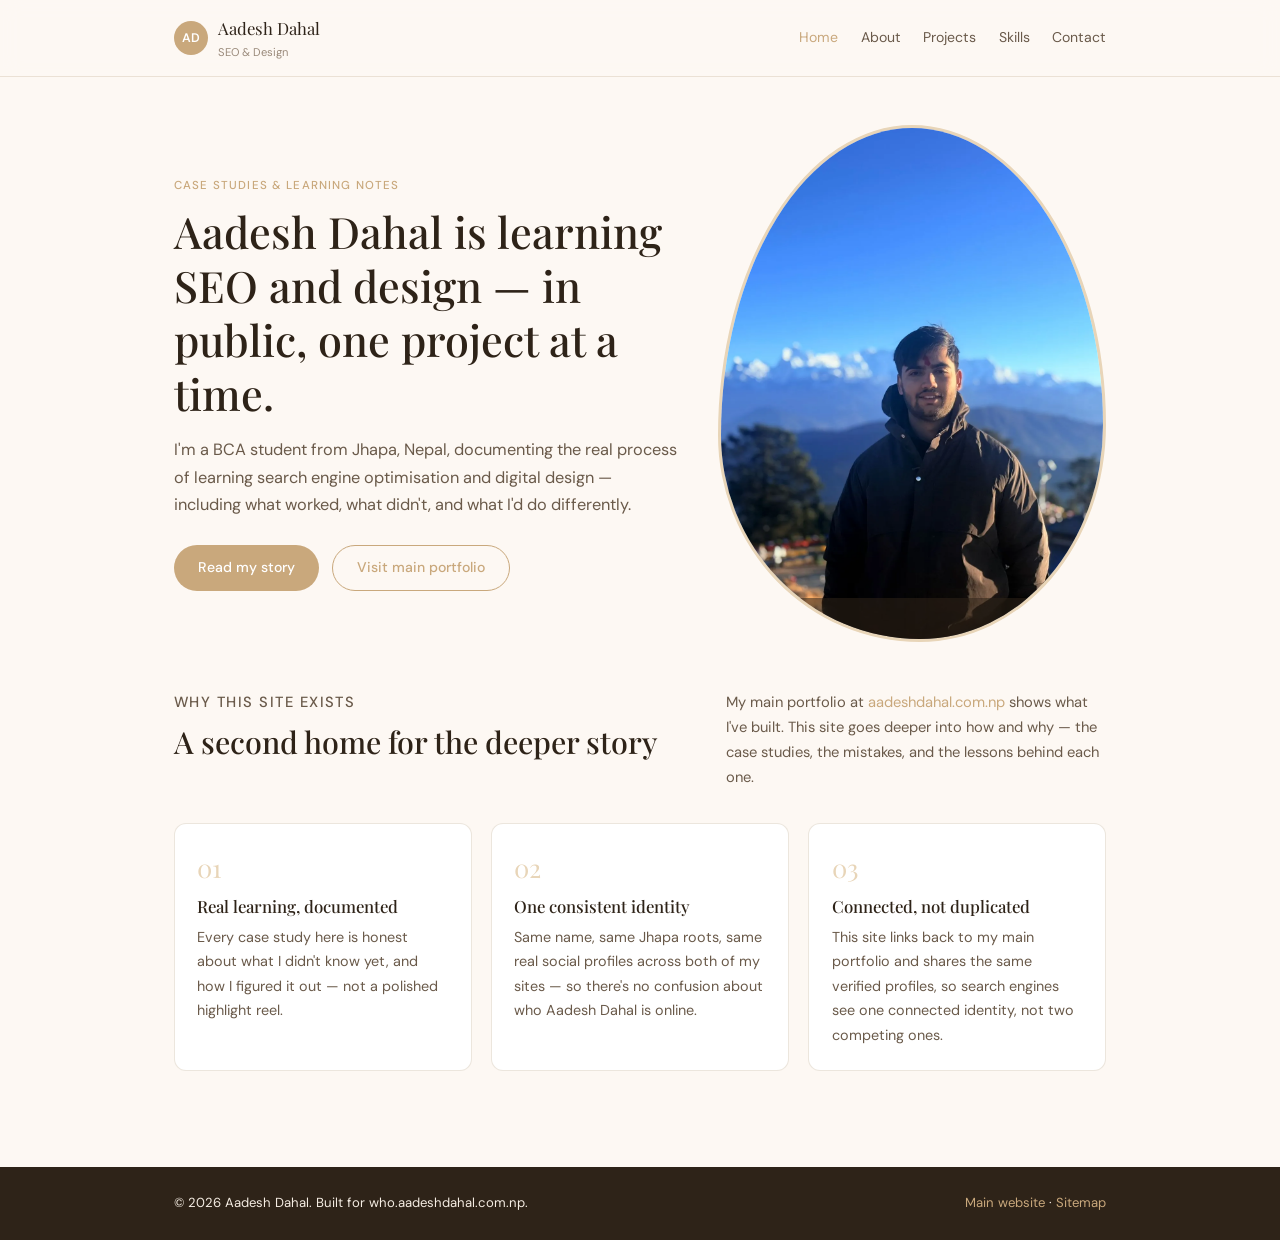
<file: index.html>
<!doctype html>
<html lang="en">
<head>
<meta charset="utf-8">
<meta name="viewport" content="width=device-width, initial-scale=1">

<!-- ═══ PAGE TITLE & DESCRIPTION ═══
     Rewritten to match your real identity: SEO + design
     student, not "software engineer" (that was the
     wrong persona Codex generated). -->
<title>Aadesh Dahal | SEO & Design Case Studies</title>
<meta name="description" content="Aadesh Dahal is a BCA student from Jhapa, Nepal, documenting his journey into SEO and digital design. In-depth case studies, learning notes, and project breakdowns.">
<meta name="keywords" content="Aadesh Dahal, Aadu Dahal, Aadesh, Dahal, SEO Nepal, Jhapa, BCA student Nepal, Madan Bhandari Memorial College, who is Aadesh Dahal">
<meta name="author" content="Aadesh Dahal">
<meta name="robots" content="index, follow, max-image-preview:large">
<link rel="canonical" href="https://who.aadeshdahal.com.np/">

<!-- Open Graph -->
<meta property="og:type" content="profile">
<meta property="og:site_name" content="Aadesh Dahal — SEO & Design Journey">
<meta property="og:title" content="Aadesh Dahal | SEO & Design Case Studies">
<meta property="og:description" content="In-depth case studies and learning notes from Aadesh Dahal's journey into SEO and digital design.">
<meta property="og:url" content="https://who.aadeshdahal.com.np/">
<meta property="og:image" content="https://who.aadeshdahal.com.np/assets/photo.webp">
<meta property="profile:first_name" content="Aadesh">
<meta property="profile:last_name" content="Dahal">

<!-- Twitter -->
<meta name="twitter:card" content="summary_large_image">
<meta name="twitter:title" content="Aadesh Dahal | SEO & Design Case Studies">
<meta name="twitter:description" content="In-depth case studies from Aadesh Dahal's journey into SEO and digital design.">
<meta name="twitter:image" content="https://who.aadeshdahal.com.np/assets/photo.webp">

<link rel="stylesheet" href="assets/styles.css">
<link href="https://fonts.googleapis.com/css2?family=Playfair+Display:ital,wght@0,400;0,500;1,400&family=DM+Sans:wght@300;400;500&display=swap" rel="stylesheet">

<!-- ═══ JSON-LD PERSON SCHEMA ═══
     Same real person, same real facts and real links
     as your main site — consistency across both domains
     is what strengthens your GEO signal. NEVER let two
     of your own pages disagree on facts about you. -->
<script type="application/ld+json">
{
  "@context": "https://schema.org",
  "@type": "Person",
  "name": "Aadesh Dahal",
  "alternateName": ["Aadu Dahal", "Aadesh"],
  "url": "https://aadeshdahal.com.np",
  "image": "https://who.aadeshdahal.com.np/assets/photo.webp",
  "description": "Aadesh Dahal is a BCA student from Jhapa, Nepal, currently in his 7th semester at Madan Bhandari Memorial College, documenting his journey into SEO and digital design.",
  "jobTitle": "SEO Enthusiast & Digital Designer",
  "alumniOf": {
    "@type": "CollegeOrUniversity",
    "name": "Madan Bhandari Memorial College",
    "address": { "@type": "PostalAddress", "addressCountry": "NP" }
  },
  "address": {
    "@type": "PostalAddress",
    "addressLocality": "Jhapa",
    "addressRegion": "Koshi Province",
    "addressCountry": "Nepal"
  },
  "email": "aadeshdahal10.7@gmail.com",
  "sameAs": [
    "https://aadeshdahal.com.np",
    "https://www.facebook.com/aadesh.dahal.52",
    "https://www.instagram.com/aadeshdahal07/",
    "https://www.linkedin.com/in/aadesh-dahal-341102272/"
  ],
  "knowsAbout": ["Search Engine Optimisation", "SEO", "Digital Marketing", "UI/UX Design", "Figma", "Adobe Photoshop", "Canva", "HTML", "CSS", "JavaScript"]
}
</script>

<script type="application/ld+json">
{
  "@context": "https://schema.org",
  "@type": "WebSite",
  "name": "Aadesh Dahal — SEO & Design Journey",
  "url": "https://who.aadeshdahal.com.np/",
  "publisher": { "@type": "Person", "name": "Aadesh Dahal" },
  "potentialAction": {
    "@type": "SearchAction",
    "target": "https://www.google.com/search?q=Aadesh+Dahal",
    "query-input": "required name=search_term_string"
  }
}
</script>

<!-- Google tag (gtag.js) -->
<script async src="https://www.googletagmanager.com/gtag/js?id=G-XBTG84TGQ9"></script>
<script>
  window.dataLayer = window.dataLayer || [];
  function gtag(){dataLayer.push(arguments);}
  gtag('js', new Date());

  gtag('config', 'G-XBTG84TGQ9');
</script>

</head>
<body>
<a class="skip-link" href="#main">Skip to content</a>

<header class="site-header">
  <div class="nav-wrap">
    <a class="brand" href="index.html" aria-label="Aadesh Dahal home">
      <span class="brand-mark">AD</span>
      <span>Aadesh Dahal <small>SEO &amp; Design</small></span>
    </a>
    <nav class="nav-links" aria-label="Primary navigation">
      <a href="index.html" aria-current="page">Home</a>
      <a href="about.html">About</a>
      <a href="projects.html">Projects</a>
      <a href="skills.html">Skills</a>
      <a href="contact.html">Contact</a>
    </nav>
  </div>
</header>

<main id="main">

  <section class="hero section">
    <div class="hero-grid">
      <div>
        <p class="eyebrow">Case studies &amp; learning notes</p>
        <h1>Aadesh Dahal is learning SEO and design — in public, one project at a time.</h1>
        <p class="lead">I'm a BCA student from Jhapa, Nepal, documenting the real process of learning search engine optimisation and digital design — including what worked, what didn't, and what I'd do differently.</p>
        <div class="actions">
          <a class="button" href="about.html">Read my story</a>
          <a class="button secondary" href="https://aadeshdahal.com.np" rel="me noopener">Visit main portfolio</a>
        </div>
      </div>
      <figure class="portrait-frame">
        <img src="assets/aadesh_dahal_photo.webp" alt="Aadesh Dahal — SEO and design student from Jhapa, Nepal" width="900" height="1200" fetchpriority="high">
        <figcaption class="portrait-caption"><span>Aadesh Dahal</span><span>Jhapa, Nepal</span></figcaption>
      </figure>
    </div>
  </section>

  <section class="section compact" aria-labelledby="seo-summary">
    <div class="section-head">
      <div>
        <p class="eyebrow">Why this site exists</p>
        <h2 id="seo-summary">A second home for the deeper story</h2>
      </div>
      <p>My main portfolio at <a href="https://aadeshdahal.com.np" rel="me noopener" style="color:var(--accent)">aadeshdahal.com.np</a> shows what I've built. This site goes deeper into how and why — the case studies, the mistakes, and the lessons behind each one.</p>
    </div>
    <div class="grid">
      <article class="card">
        <div class="metric">01</div>
        <h3>Real learning, documented</h3>
        <p>Every case study here is honest about what I didn't know yet, and how I figured it out — not a polished highlight reel.</p>
      </article>
      <article class="card">
        <div class="metric">02</div>
        <h3>One consistent identity</h3>
        <p>Same name, same Jhapa roots, same real social profiles across both of my sites — so there's no confusion about who Aadesh Dahal is online.</p>
      </article>
      <article class="card">
        <div class="metric">03</div>
        <h3>Connected, not duplicated</h3>
        <p>This site links back to my main portfolio and shares the same verified profiles, so search engines see one connected identity, not two competing ones.</p>
      </article>
    </div>
  </section>

</main>

<footer class="site-footer">
  <div class="footer-inner">
    <p>© <span data-year></span> Aadesh Dahal. Built for who.aadeshdahal.com.np.</p>
    <p><a href="https://aadeshdahal.com.np/" rel="me noopener">Main website</a> · <a href="sitemap.xml">Sitemap</a></p>
  </div>
</footer>

<script src="assets/site.js" defer></script>
</body>
</html>
</file>
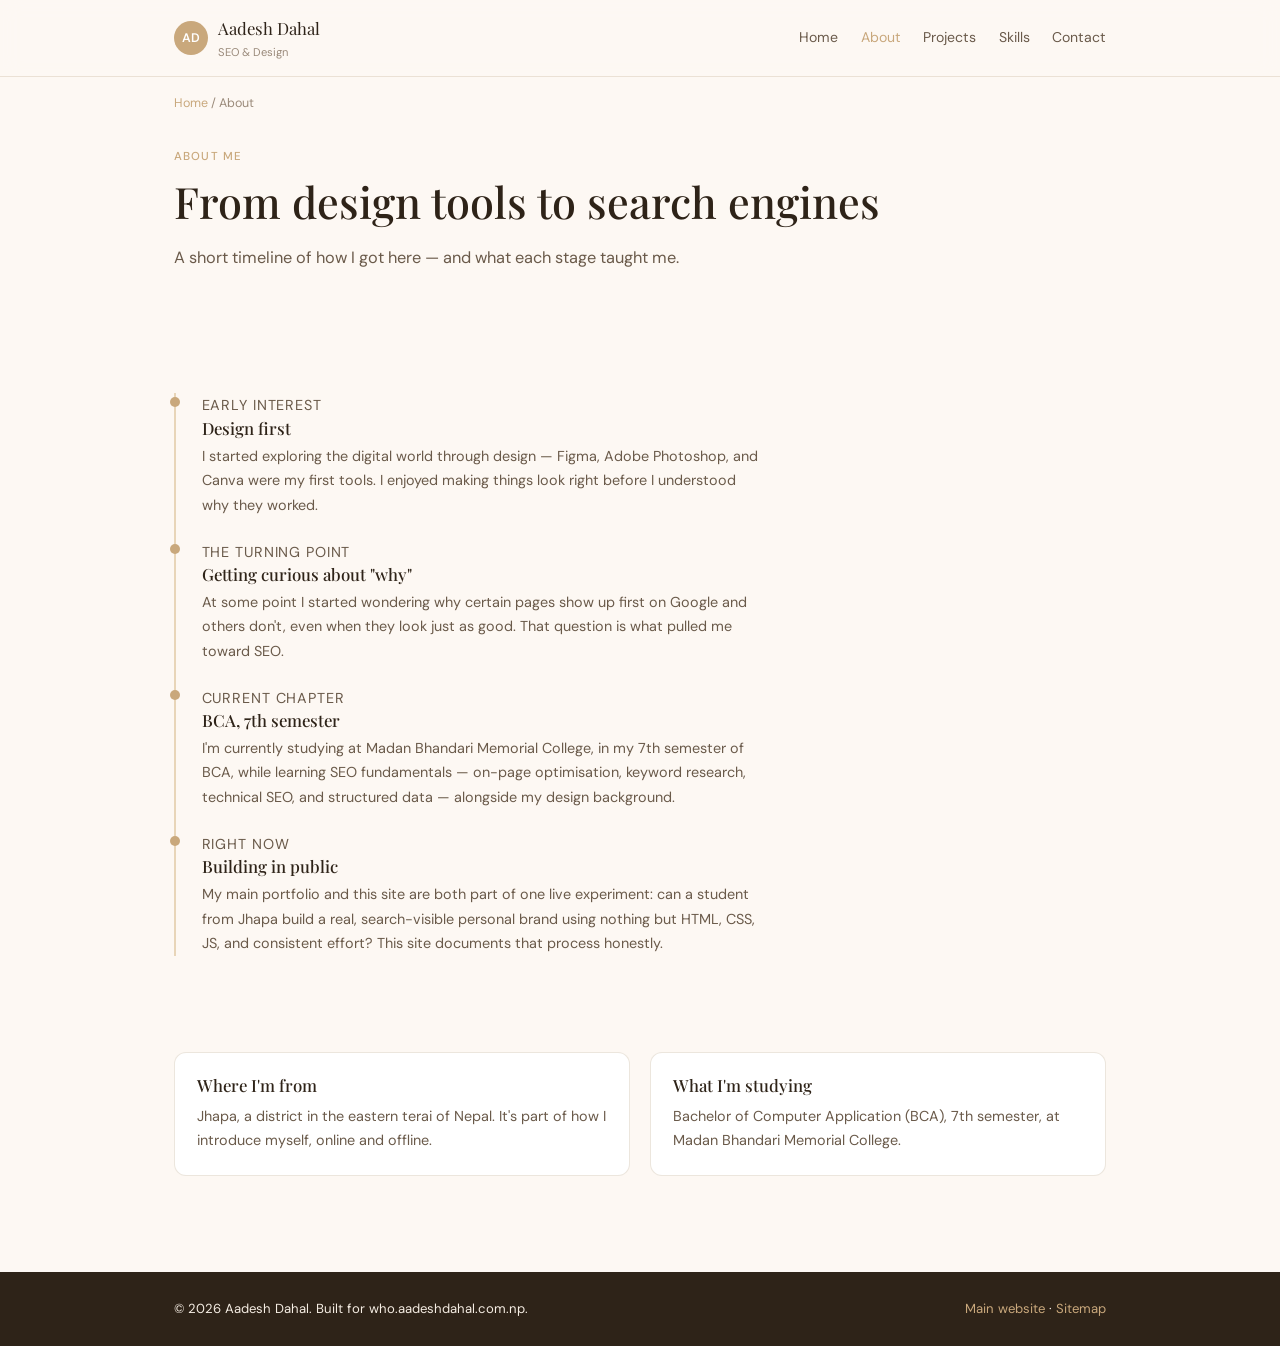
<file: about.html>
<!doctype html>
<html lang="en">
<head>
<meta charset="utf-8">
<meta name="viewport" content="width=device-width, initial-scale=1">
<title>About Aadesh Dahal | My SEO &amp; Design Journey</title>
<meta name="description" content="The story of how Aadesh Dahal, a BCA student from Jhapa Nepal, moved from design tools like Figma and Canva into learning search engine optimisation.">
<meta name="robots" content="index, follow">
<link rel="canonical" href="https://who.aadeshdahal.com.np/about.html">
<meta property="og:title" content="About Aadesh Dahal">
<meta property="og:description" content="How a design-loving BCA student from Jhapa, Nepal got curious about SEO.">
<meta property="og:url" content="https://who.aadeshdahal.com.np/about.html">
<meta property="og:image" content="https://who.aadeshdahal.com.np/assets/photo.webp">
<link rel="stylesheet" href="assets/styles.css">
<link href="https://fonts.googleapis.com/css2?family=Playfair+Display:ital,wght@0,400;0,500;1,400&family=DM+Sans:wght@300;400;500&display=swap" rel="stylesheet">

<script type="application/ld+json">
{
  "@context": "https://schema.org",
  "@type": "BreadcrumbList",
  "itemListElement": [
    { "@type": "ListItem", "position": 1, "name": "Home", "item": "https://who.aadeshdahal.com.np/" },
    { "@type": "ListItem", "position": 2, "name": "About", "item": "https://who.aadeshdahal.com.np/about.html" }
  ]
}
</script>
<!-- Google tag (gtag.js) -->
<script async src="https://www.googletagmanager.com/gtag/js?id=G-XBTG84TGQ9"></script>
<script>
  window.dataLayer = window.dataLayer || [];
  function gtag(){dataLayer.push(arguments);}
  gtag('js', new Date());

  gtag('config', 'G-XBTG84TGQ9');
</script>

</head>
<body>
<a class="skip-link" href="#main">Skip to content</a>

<header class="site-header">
  <div class="nav-wrap">
    <a class="brand" href="index.html" aria-label="Aadesh Dahal home">
      <span class="brand-mark">AD</span>
      <span>Aadesh Dahal <small>SEO &amp; Design</small></span>
    </a>
    <nav class="nav-links" aria-label="Primary navigation">
      <a href="index.html">Home</a>
      <a href="about.html" aria-current="page">About</a>
      <a href="projects.html">Projects</a>
      <a href="skills.html">Skills</a>
      <a href="contact.html">Contact</a>
    </nav>
  </div>
</header>

<p class="breadcrumb"><a href="index.html">Home</a> / About</p>

<main id="main">
  <section class="section compact">
    <p class="eyebrow">About me</p>
    <h1>From design tools to search engines</h1>
    <p class="lead">A short timeline of how I got here — and what each stage taught me.</p>
  </section>

  <section class="section compact">
    <div class="timeline">

      <div class="timeline-item">
        <p class="timeline-date">Early interest</p>
        <h3>Design first</h3>
        <p>I started exploring the digital world through design — Figma, Adobe Photoshop, and Canva were my first tools. I enjoyed making things look right before I understood why they worked.</p>
      </div>

      <div class="timeline-item">
        <p class="timeline-date">The turning point</p>
        <h3>Getting curious about "why"</h3>
        <p>At some point I started wondering why certain pages show up first on Google and others don't, even when they look just as good. That question is what pulled me toward SEO.</p>
      </div>

      <div class="timeline-item">
        <p class="timeline-date">Current chapter</p>
        <h3>BCA, 7th semester</h3>
        <p>I'm currently studying at Madan Bhandari Memorial College, in my 7th semester of BCA, while learning SEO fundamentals — on-page optimisation, keyword research, technical SEO, and structured data — alongside my design background.</p>
      </div>

      <div class="timeline-item">
        <p class="timeline-date">Right now</p>
        <h3>Building in public</h3>
        <p>My main portfolio and this site are both part of one live experiment: can a student from Jhapa build a real, search-visible personal brand using nothing but HTML, CSS, JS, and consistent effort? This site documents that process honestly.</p>
      </div>

    </div>
  </section>

  <section class="section compact" aria-label="Quick facts">
    <div class="grid two">
      <article class="card">
        <h3>Where I'm from</h3>
        <p>Jhapa, a district in the eastern terai of Nepal. It's part of how I introduce myself, online and offline.</p>
      </article>
      <article class="card">
        <h3>What I'm studying</h3>
        <p>Bachelor of Computer Application (BCA), 7th semester, at Madan Bhandari Memorial College.</p>
      </article>
    </div>
  </section>
</main>

<footer class="site-footer">
  <div class="footer-inner">
    <p>© <span data-year></span> Aadesh Dahal. Built for who.aadeshdahal.com.np.</p>
    <p><a href="https://aadeshdahal.com.np/" rel="me noopener">Main website</a> · <a href="sitemap.xml">Sitemap</a></p>
  </div>
</footer>

<script src="assets/site.js" defer></script>
</body>
</html>
</file>
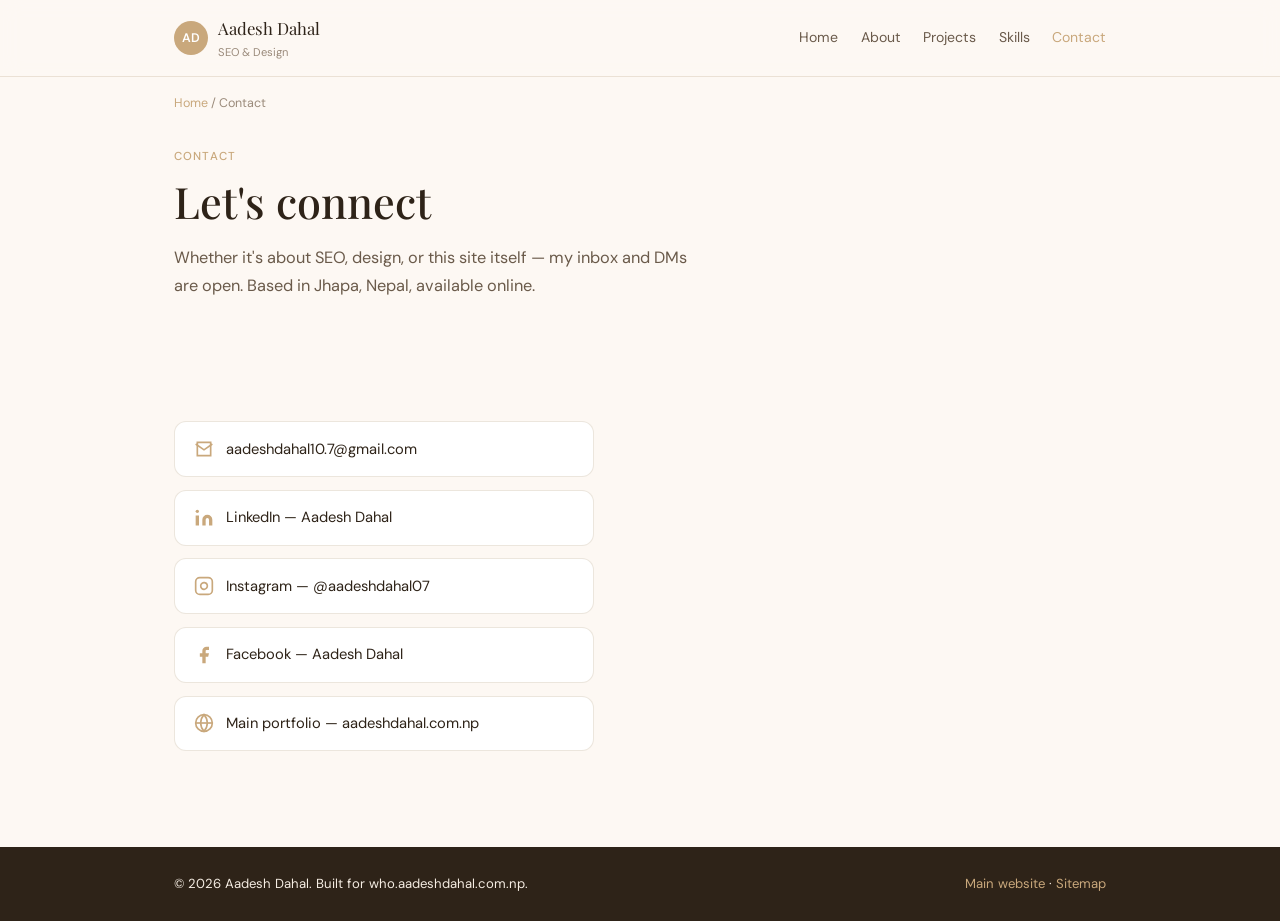
<file: contact.html>
<!doctype html>
<html lang="en">
<head>
<meta charset="utf-8">
<meta name="viewport" content="width=device-width, initial-scale=1">
<title>Contact Aadesh Dahal | SEO &amp; Design</title>
<meta name="description" content="Get in touch with Aadesh Dahal — BCA student from Jhapa, Nepal, learning SEO and digital design. Email, LinkedIn, Instagram, and Facebook.">
<meta name="robots" content="index, follow">
<link rel="canonical" href="https://who.aadeshdahal.com.np/contact.html">
<meta property="og:title" content="Contact — Aadesh Dahal">
<meta property="og:description" content="Get in touch with Aadesh Dahal.">
<meta property="og:url" content="https://who.aadeshdahal.com.np/contact.html">
<meta property="og:image" content="https://who.aadeshdahal.com.np/assets/photo.webp">
<link rel="stylesheet" href="assets/styles.css">
<link href="https://fonts.googleapis.com/css2?family=Playfair+Display:ital,wght@0,400;0,500;1,400&family=DM+Sans:wght@300;400;500&display=swap" rel="stylesheet">

<script type="application/ld+json">
{
  "@context": "https://schema.org",
  "@type": "BreadcrumbList",
  "itemListElement": [
    { "@type": "ListItem", "position": 1, "name": "Home", "item": "https://who.aadeshdahal.com.np/" },
    { "@type": "ListItem", "position": 2, "name": "Contact", "item": "https://who.aadeshdahal.com.np/contact.html" }
  ]
}
</script>
<!-- Google tag (gtag.js) -->
<script async src="https://www.googletagmanager.com/gtag/js?id=G-XBTG84TGQ9"></script>
<script>
  window.dataLayer = window.dataLayer || [];
  function gtag(){dataLayer.push(arguments);}
  gtag('js', new Date());

  gtag('config', 'G-XBTG84TGQ9');
</script>

</head>
<body>
<a class="skip-link" href="#main">Skip to content</a>

<header class="site-header">
  <div class="nav-wrap">
    <a class="brand" href="index.html" aria-label="Aadesh Dahal home">
      <span class="brand-mark">AD</span>
      <span>Aadesh Dahal <small>SEO &amp; Design</small></span>
    </a>
    <nav class="nav-links" aria-label="Primary navigation">
      <a href="index.html">Home</a>
      <a href="about.html">About</a>
      <a href="projects.html">Projects</a>
      <a href="skills.html">Skills</a>
      <a href="contact.html" aria-current="page">Contact</a>
    </nav>
  </div>
</header>

<p class="breadcrumb"><a href="index.html">Home</a> / Contact</p>

<main id="main">
  <section class="section compact">
    <p class="eyebrow">Contact</p>
    <h1>Let's connect</h1>
    <p class="lead">Whether it's about SEO, design, or this site itself — my inbox and DMs are open. Based in Jhapa, Nepal, available online.</p>
  </section>

  <section class="section compact">
    <div class="contact-list">

      <a class="contact-row" href="mailto:aadeshdahal10.7@gmail.com">
        <svg width="20" height="20" viewBox="0 0 24 24" fill="none" stroke="currentColor" stroke-width="2"><path d="M4 4h16v16H4z"/><path d="m22 6-10 7L2 6"/></svg>
        <span>aadeshdahal10.7@gmail.com</span>
      </a>

      <a class="contact-row" href="https://www.linkedin.com/in/aadesh-dahal-341102272/" target="_blank" rel="me noopener">
        <svg width="20" height="20" viewBox="0 0 24 24" fill="currentColor"><path d="M16 8a6 6 0 0 1 6 6v7h-4v-7a2 2 0 0 0-2-2 2 2 0 0 0-2 2v7h-4v-7a6 6 0 0 1 6-6z"/><rect x="2" y="9" width="4" height="12"/><circle cx="4" cy="4" r="2"/></svg>
        <span>LinkedIn — Aadesh Dahal</span>
      </a>

      <a class="contact-row" href="https://www.instagram.com/aadeshdahal07/" target="_blank" rel="me noopener">
        <svg width="20" height="20" viewBox="0 0 24 24" fill="none" stroke="currentColor" stroke-width="2"><rect x="2" y="2" width="20" height="20" rx="5"/><path d="M16 11.37A4 4 0 1 1 12.63 8 4 4 0 0 1 16 11.37z"/><line x1="17.5" y1="6.5" x2="17.51" y2="6.5"/></svg>
        <span>Instagram — @aadeshdahal07</span>
      </a>

      <a class="contact-row" href="https://www.facebook.com/aadesh.dahal.52" target="_blank" rel="me noopener">
        <svg width="20" height="20" viewBox="0 0 24 24" fill="currentColor"><path d="M18 2h-3a5 5 0 0 0-5 5v3H7v4h3v8h4v-8h3l1-4h-4V7a1 1 0 0 1 1-1h3z"/></svg>
        <span>Facebook — Aadesh Dahal</span>
      </a>

      <a class="contact-row" href="https://aadeshdahal.com.np" rel="me noopener">
        <svg width="20" height="20" viewBox="0 0 24 24" fill="none" stroke="currentColor" stroke-width="2"><circle cx="12" cy="12" r="10"/><line x1="2" y1="12" x2="22" y2="12"/><path d="M12 2a15.3 15.3 0 0 1 4 10 15.3 15.3 0 0 1-4 10 15.3 15.3 0 0 1-4-10 15.3 15.3 0 0 1 4-10z"/></svg>
        <span>Main portfolio — aadeshdahal.com.np</span>
      </a>

    </div>
  </section>
</main>

<footer class="site-footer">
  <div class="footer-inner">
    <p>© <span data-year></span> Aadesh Dahal. Built for who.aadeshdahal.com.np.</p>
    <p><a href="https://aadeshdahal.com.np/" rel="me noopener">Main website</a> · <a href="sitemap.xml">Sitemap</a></p>
  </div>
</footer>

<script src="assets/site.js" defer></script>
</body>
</html>
</file>
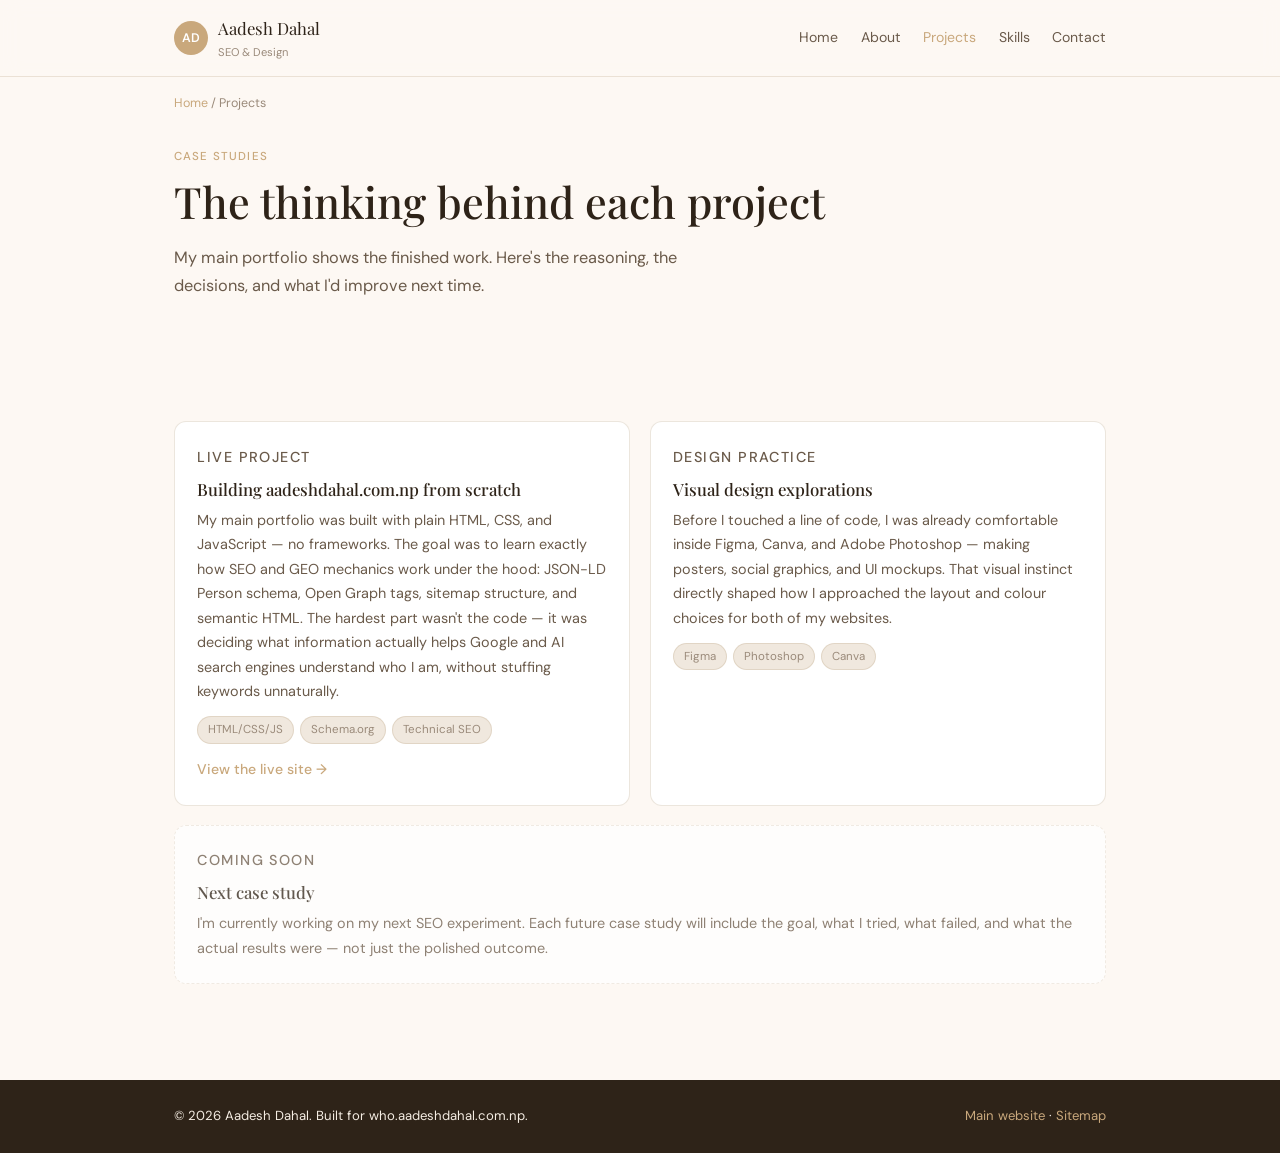
<file: projects.html>
<!doctype html>
<html lang="en">
<head>
<meta charset="utf-8">
<meta name="viewport" content="width=device-width, initial-scale=1">
<title>Projects | Aadesh Dahal — Case Studies</title>
<meta name="description" content="Case studies behind Aadesh Dahal's projects, including his SEO and GEO optimised personal portfolio and design explorations using Figma, Canva, and Photoshop.">
<meta name="robots" content="index, follow">
<link rel="canonical" href="https://who.aadeshdahal.com.np/projects.html">
<meta property="og:title" content="Projects — Aadesh Dahal">
<meta property="og:description" content="Case studies behind Aadesh Dahal's portfolio and design work.">
<meta property="og:url" content="https://who.aadeshdahal.com.np/projects.html">
<meta property="og:image" content="https://who.aadeshdahal.com.np/assets/photo.webp">
<link rel="stylesheet" href="assets/styles.css">
<link href="https://fonts.googleapis.com/css2?family=Playfair+Display:ital,wght@0,400;0,500;1,400&family=DM+Sans:wght@300;400;500&display=swap" rel="stylesheet">

<script type="application/ld+json">
{
  "@context": "https://schema.org",
  "@type": "BreadcrumbList",
  "itemListElement": [
    { "@type": "ListItem", "position": 1, "name": "Home", "item": "https://who.aadeshdahal.com.np/" },
    { "@type": "ListItem", "position": 2, "name": "Projects", "item": "https://who.aadeshdahal.com.np/projects.html" }
  ]
}
</script>
<!-- Google tag (gtag.js) -->
<script async src="https://www.googletagmanager.com/gtag/js?id=G-XBTG84TGQ9"></script>
<script>
  window.dataLayer = window.dataLayer || [];
  function gtag(){dataLayer.push(arguments);}
  gtag('js', new Date());

  gtag('config', 'G-XBTG84TGQ9');
</script>

</head>
<body>
<a class="skip-link" href="#main">Skip to content</a>

<header class="site-header">
  <div class="nav-wrap">
    <a class="brand" href="index.html" aria-label="Aadesh Dahal home">
      <span class="brand-mark">AD</span>
      <span>Aadesh Dahal <small>SEO &amp; Design</small></span>
    </a>
    <nav class="nav-links" aria-label="Primary navigation">
      <a href="index.html">Home</a>
      <a href="about.html">About</a>
      <a href="projects.html" aria-current="page">Projects</a>
      <a href="skills.html">Skills</a>
      <a href="contact.html">Contact</a>
    </nav>
  </div>
</header>

<p class="breadcrumb"><a href="index.html">Home</a> / Projects</p>

<main id="main">
  <section class="section compact">
    <p class="eyebrow">Case studies</p>
    <h1>The thinking behind each project</h1>
    <p class="lead">My main portfolio shows the finished work. Here's the reasoning, the decisions, and what I'd improve next time.</p>
  </section>

  <section class="section compact">
    <div class="grid two">

      <article class="card">
        <p class="eyebrow" style="margin-bottom:0.6rem;">Live project</p>
        <h3>Building aadeshdahal.com.np from scratch</h3>
        <p>My main portfolio was built with plain HTML, CSS, and JavaScript — no frameworks. The goal was to learn exactly how SEO and GEO mechanics work under the hood: JSON-LD Person schema, Open Graph tags, sitemap structure, and semantic HTML. The hardest part wasn't the code — it was deciding what information actually helps Google and AI search engines understand who I am, without stuffing keywords unnaturally.</p>
        <div class="tag-row">
          <span class="tag">HTML/CSS/JS</span>
          <span class="tag">Schema.org</span>
          <span class="tag">Technical SEO</span>
        </div>
        <a href="https://aadeshdahal.com.np" rel="me noopener" style="display:inline-block; margin-top:0.9rem; color:var(--accent); font-size:0.88rem; font-weight:500;">View the live site →</a>
      </article>

      <article class="card">
        <p class="eyebrow" style="margin-bottom:0.6rem;">Design practice</p>
        <h3>Visual design explorations</h3>
        <p>Before I touched a line of code, I was already comfortable inside Figma, Canva, and Adobe Photoshop — making posters, social graphics, and UI mockups. That visual instinct directly shaped how I approached the layout and colour choices for both of my websites.</p>
        <div class="tag-row">
          <span class="tag">Figma</span>
          <span class="tag">Photoshop</span>
          <span class="tag">Canva</span>
        </div>
      </article>

      <article class="card" style="grid-column: 1 / -1; opacity:0.75; border-style:dashed;">
        <p class="eyebrow" style="margin-bottom:0.6rem;">Coming soon</p>
        <h3>Next case study</h3>
        <p>I'm currently working on my next SEO experiment. Each future case study will include the goal, what I tried, what failed, and what the actual results were — not just the polished outcome.</p>
      </article>

    </div>
  </section>
</main>

<footer class="site-footer">
  <div class="footer-inner">
    <p>© <span data-year></span> Aadesh Dahal. Built for who.aadeshdahal.com.np.</p>
    <p><a href="https://aadeshdahal.com.np/" rel="me noopener">Main website</a> · <a href="sitemap.xml">Sitemap</a></p>
  </div>
</footer>

<script src="assets/site.js" defer></script>
</body>
</html>
</file>
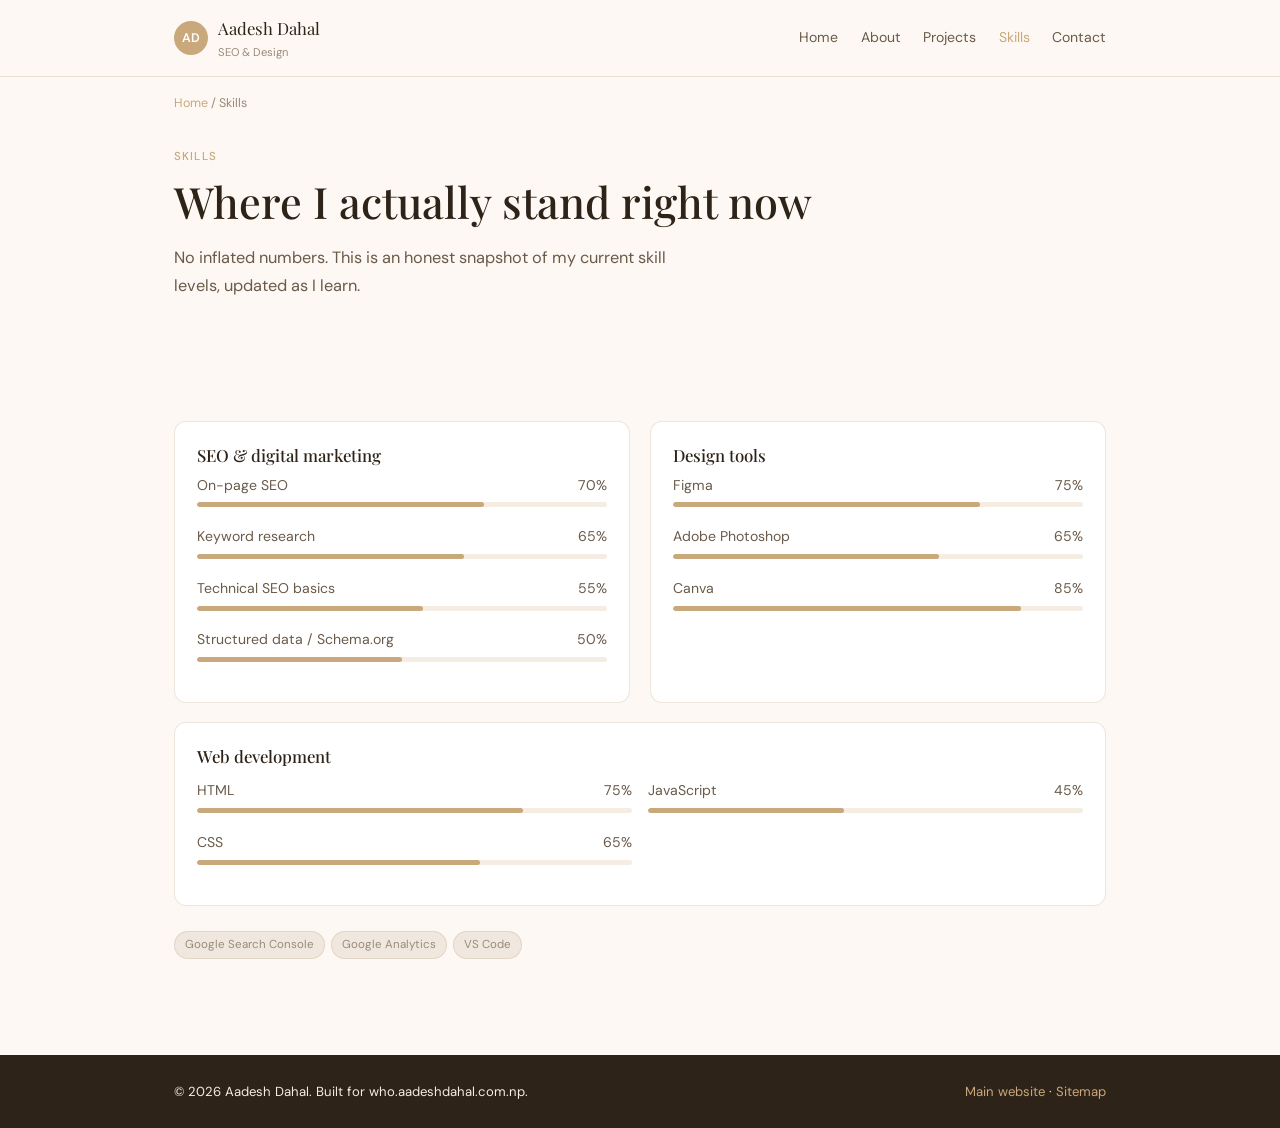
<file: skills.html>
<!doctype html>
<html lang="en">
<head>
<meta charset="utf-8">
<meta name="viewport" content="width=device-width, initial-scale=1">
<title>Skills | Aadesh Dahal — SEO &amp; Design Toolkit</title>
<meta name="description" content="An honest breakdown of Aadesh Dahal's current skill levels across SEO, design tools like Figma and Canva, and web development.">
<meta name="robots" content="index, follow">
<link rel="canonical" href="https://who.aadeshdahal.com.np/skills.html">
<meta property="og:title" content="Skills — Aadesh Dahal">
<meta property="og:description" content="An honest breakdown of Aadesh Dahal's current skills in SEO, design, and web development.">
<meta property="og:url" content="https://who.aadeshdahal.com.np/skills.html">
<meta property="og:image" content="https://who.aadeshdahal.com.np/assets/photo.webp">
<link rel="stylesheet" href="assets/styles.css">
<link href="https://fonts.googleapis.com/css2?family=Playfair+Display:ital,wght@0,400;0,500;1,400&family=DM+Sans:wght@300;400;500&display=swap" rel="stylesheet">

<script type="application/ld+json">
{
  "@context": "https://schema.org",
  "@type": "BreadcrumbList",
  "itemListElement": [
    { "@type": "ListItem", "position": 1, "name": "Home", "item": "https://who.aadeshdahal.com.np/" },
    { "@type": "ListItem", "position": 2, "name": "Skills", "item": "https://who.aadeshdahal.com.np/skills.html" }
  ]
}
</script>
<!-- Google tag (gtag.js) -->
<script async src="https://www.googletagmanager.com/gtag/js?id=G-XBTG84TGQ9"></script>
<script>
  window.dataLayer = window.dataLayer || [];
  function gtag(){dataLayer.push(arguments);}
  gtag('js', new Date());

  gtag('config', 'G-XBTG84TGQ9');
</script>

</head>
<body>
<a class="skip-link" href="#main">Skip to content</a>

<header class="site-header">
  <div class="nav-wrap">
    <a class="brand" href="index.html" aria-label="Aadesh Dahal home">
      <span class="brand-mark">AD</span>
      <span>Aadesh Dahal <small>SEO &amp; Design</small></span>
    </a>
    <nav class="nav-links" aria-label="Primary navigation">
      <a href="index.html">Home</a>
      <a href="about.html">About</a>
      <a href="projects.html">Projects</a>
      <a href="skills.html" aria-current="page">Skills</a>
      <a href="contact.html">Contact</a>
    </nav>
  </div>
</header>

<p class="breadcrumb"><a href="index.html">Home</a> / Skills</p>

<main id="main">
  <section class="section compact">
    <p class="eyebrow">Skills</p>
    <h1>Where I actually stand right now</h1>
    <p class="lead">No inflated numbers. This is an honest snapshot of my current skill levels, updated as I learn.</p>
  </section>

  <section class="section compact">
    <div class="grid two">

      <div class="card">
        <h3>SEO &amp; digital marketing</h3>

        <div class="skill-row">
          <div class="skill-row-top"><span>On-page SEO</span><span>70%</span></div>
          <div class="skill-track"><div class="skill-fill" style="width:70%"></div></div>
        </div>

        <div class="skill-row">
          <div class="skill-row-top"><span>Keyword research</span><span>65%</span></div>
          <div class="skill-track"><div class="skill-fill" style="width:65%"></div></div>
        </div>

        <div class="skill-row">
          <div class="skill-row-top"><span>Technical SEO basics</span><span>55%</span></div>
          <div class="skill-track"><div class="skill-fill" style="width:55%"></div></div>
        </div>

        <div class="skill-row">
          <div class="skill-row-top"><span>Structured data / Schema.org</span><span>50%</span></div>
          <div class="skill-track"><div class="skill-fill" style="width:50%"></div></div>
        </div>
      </div>

      <div class="card">
        <h3>Design tools</h3>

        <div class="skill-row">
          <div class="skill-row-top"><span>Figma</span><span>75%</span></div>
          <div class="skill-track"><div class="skill-fill" style="width:75%"></div></div>
        </div>

        <div class="skill-row">
          <div class="skill-row-top"><span>Adobe Photoshop</span><span>65%</span></div>
          <div class="skill-track"><div class="skill-fill" style="width:65%"></div></div>
        </div>

        <div class="skill-row">
          <div class="skill-row-top"><span>Canva</span><span>85%</span></div>
          <div class="skill-track"><div class="skill-fill" style="width:85%"></div></div>
        </div>
      </div>

      <div class="card" style="grid-column: 1 / -1;">
        <h3>Web development</h3>
        <div class="grid two" style="gap:1rem; margin-top:0.8rem;">
          <div>
            <div class="skill-row">
              <div class="skill-row-top"><span>HTML</span><span>75%</span></div>
              <div class="skill-track"><div class="skill-fill" style="width:75%"></div></div>
            </div>
            <div class="skill-row">
              <div class="skill-row-top"><span>CSS</span><span>65%</span></div>
              <div class="skill-track"><div class="skill-fill" style="width:65%"></div></div>
            </div>
          </div>
          <div>
            <div class="skill-row">
              <div class="skill-row-top"><span>JavaScript</span><span>45%</span></div>
              <div class="skill-track"><div class="skill-fill" style="width:45%"></div></div>
            </div>
          </div>
        </div>
      </div>

    </div>

    <div class="tag-row" style="margin-top:1.6rem;">
      <span class="tag">Google Search Console</span>
      <span class="tag">Google Analytics</span>
      <span class="tag">VS Code</span>
    </div>
  </section>
</main>

<footer class="site-footer">
  <div class="footer-inner">
    <p>© <span data-year></span> Aadesh Dahal. Built for who.aadeshdahal.com.np.</p>
    <p><a href="https://aadeshdahal.com.np/" rel="me noopener">Main website</a> · <a href="sitemap.xml">Sitemap</a></p>
  </div>
</footer>

<script src="assets/site.js" defer></script>
</body>
</html>
</file>
<file: assets/styles.css>
/* ═══════════════════════════════════════════════════
   WHO.AADESHDAHAL.COM.NP — assets/styles.css
   Companion site to aadeshdahal.com.np
   Same warm brand palette for identity consistency
   (this helps GEO — visual + factual consistency
   across your web presence strengthens your identity
   signal to Google and AI search engines)
═══════════════════════════════════════════════════ */

:root {
  --bg:           #fdf8f3;
  --bg-card:      #ffffff;
  --bg-muted:     #f5ede3;
  --bg-tag:       #f0e8de;

  --text-primary:   #2e2318;
  --text-secondary: #6a5a4a;
  --text-muted:     #9a8a7a;

  --accent:       #c9a87c;
  --accent-dark:  #a8875a;
  --accent-light: #e8d5b8;

  --border:       rgba(180, 155, 120, 0.25);

  --font-display: 'Playfair Display', Georgia, serif;
  --font-body:    'DM Sans', system-ui, sans-serif;

  --max-width: 980px;
  --radius-md: 12px;
  --radius-pill: 100px;
  --ease: cubic-bezier(0.4, 0, 0.2, 1);
}

* { box-sizing: border-box; margin: 0; padding: 0; }

html { scroll-behavior: smooth; }

body {
  font-family: var(--font-body);
  background: var(--bg);
  color: var(--text-primary);
  line-height: 1.7;
}

img { display: block; max-width: 100%; height: auto; }
a { color: inherit; text-decoration: none; }
ul { list-style: none; }

.skip-link {
  position: absolute;
  left: -999px;
}
.skip-link:focus {
  left: 1rem;
  top: 1rem;
  background: var(--accent);
  color: #fff;
  padding: 0.5rem 1rem;
  border-radius: var(--radius-md);
  z-index: 200;
}

.container, .nav-wrap, .footer-inner {
  max-width: var(--max-width);
  margin: 0 auto;
  padding: 0 1.5rem;
}

/* ─── HEADER ─────────────────────────────────────── */
.site-header {
  position: sticky;
  top: 0;
  z-index: 100;
  background: rgba(253, 248, 243, 0.92);
  backdrop-filter: blur(10px);
  border-bottom: 0.5px solid var(--border);
}

.nav-wrap {
  display: flex;
  align-items: center;
  justify-content: space-between;
  flex-wrap: wrap;
  gap: 1rem;
  padding: 0.9rem 1.5rem;
}

.brand {
  display: flex;
  align-items: center;
  gap: 10px;
  font-family: var(--font-display);
  font-size: 1.05rem;
  color: var(--text-primary);
}

.brand-mark {
  width: 34px;
  height: 34px;
  display: flex;
  align-items: center;
  justify-content: center;
  border-radius: 50%;
  background: var(--accent);
  color: #fff;
  font-size: 0.78rem;
  font-weight: 600;
  font-family: var(--font-body);
}

.brand small {
  display: block;
  font-family: var(--font-body);
  font-size: 0.7rem;
  color: var(--text-muted);
  font-weight: 400;
}

.nav-links {
  display: flex;
  gap: 1.4rem;
}

.nav-links a {
  font-size: 0.88rem;
  color: var(--text-secondary);
  transition: color 0.15s var(--ease);
}

.nav-links a:hover,
.nav-links a[aria-current="page"] {
  color: var(--accent);
}

/* ─── SECTIONS ───────────────────────────────────── */
.section {
  padding: 4rem 1.5rem;
  max-width: var(--max-width);
  margin: 0 auto;
}

.section.compact { padding-top: 2rem; }

.eyebrow {
  font-size: 0.72rem;
  font-weight: 500;
  letter-spacing: 0.1em;
  text-transform: uppercase;
  color: var(--accent);
  margin-bottom: 0.5rem;
}

h1, h2, h3 {
  font-family: var(--font-display);
  font-weight: 500;
  color: var(--text-primary);
  line-height: 1.25;
}

h1 { font-size: clamp(1.9rem, 4vw, 2.7rem); margin-bottom: 1rem; }
h2 { font-size: clamp(1.4rem, 3vw, 1.9rem); }
h3 { font-size: 1.05rem; margin-bottom: 0.5rem; }

.lead {
  font-size: 1.02rem;
  color: var(--text-secondary);
  max-width: 540px;
  margin-bottom: 1.6rem;
}

/* ─── HERO ───────────────────────────────────────── */
.hero { padding-top: 3rem; padding-bottom: 1rem; }

.hero-grid {
  display: grid;
  grid-template-columns: 1.3fr 1fr;
  gap: 2.5rem;
  align-items: center;
}

.actions { display: flex; gap: 0.8rem; flex-wrap: wrap; }

.button {
  display: inline-flex;
  align-items: center;
  font-size: 0.88rem;
  font-weight: 500;
  padding: 0.65rem 1.5rem;
  border-radius: var(--radius-pill);
  background: var(--accent);
  color: #fff;
  transition: all 0.15s var(--ease);
}
.button:hover { background: var(--accent-dark); transform: translateY(-2px); }

.button.secondary {
  background: transparent;
  border: 1.5px solid var(--accent);
  color: var(--accent);
}
.button.secondary:hover { background: var(--accent-light); }

.portrait-frame {
  border-radius: 50% 50% 48% 52% / 60% 58% 42% 40%;
  overflow: hidden;
  border: 3px solid var(--accent-light);
  background: var(--bg-muted);
  position: relative;
  aspect-ratio: 3/4;
}

.portrait-frame img { width: 100%; height: 100%; object-fit: cover; }

.portrait-caption {
  position: absolute;
  bottom: 0; left: 0; right: 0;
  display: flex;
  justify-content: space-between;
  font-size: 0.72rem;
  padding: 0.7rem 1rem;
  background: rgba(46, 35, 24, 0.55);
  color: #fdf8f3;
}

/* ─── GRID / CARDS ───────────────────────────────── */
.section-head {
  display: flex;
  justify-content: space-between;
  align-items: flex-start;
  gap: 2rem;
  flex-wrap: wrap;
  margin-bottom: 2rem;
}

.section-head p {
  color: var(--text-secondary);
  max-width: 380px;
  font-size: 0.92rem;
}

.grid {
  display: grid;
  grid-template-columns: repeat(3, 1fr);
  gap: 1.2rem;
}

.grid.two { grid-template-columns: repeat(2, 1fr); }

.card {
  background: var(--bg-card);
  border: 0.5px solid var(--border);
  border-radius: var(--radius-md);
  padding: 1.4rem;
  transition: border-color 0.15s var(--ease), transform 0.15s var(--ease);
}
.card:hover { border-color: var(--accent); transform: translateY(-3px); }

.metric {
  font-family: var(--font-display);
  font-size: 1.6rem;
  color: var(--accent-light);
  margin-bottom: 0.4rem;
}

.card p { color: var(--text-secondary); font-size: 0.9rem; }

.tag-row { display: flex; flex-wrap: wrap; gap: 6px; margin-top: 0.8rem; }
.tag {
  font-size: 0.72rem;
  padding: 3px 10px;
  border-radius: var(--radius-pill);
  background: var(--bg-tag);
  color: var(--text-muted);
  border: 0.5px solid var(--border);
}

/* ─── TIMELINE (case-study style, used on about.html) ─── */
.timeline {
  display: flex;
  flex-direction: column;
  gap: 1.4rem;
  border-left: 2px solid var(--accent-light);
  padding-left: 1.6rem;
}

.timeline-item { position: relative; }
.timeline-item::before {
  content: '';
  position: absolute;
  left: -1.95rem;
  top: 4px;
  width: 10px;
  height: 10px;
  border-radius: 50%;
  background: var(--accent);
}

.timeline-item h3 { margin-bottom: 0.3rem; }
.timeline-item p { color: var(--text-secondary); font-size: 0.9rem; max-width: 560px; }
.timeline-date {
  font-size: 0.72rem;
  color: var(--text-muted);
  text-transform: uppercase;
  letter-spacing: 0.06em;
}

/* ─── SKILL BARS (skills.html) ───────────────────── */
.skill-row { margin-bottom: 1.1rem; }
.skill-row-top {
  display: flex;
  justify-content: space-between;
  font-size: 0.88rem;
  margin-bottom: 5px;
  color: var(--text-secondary);
}
.skill-track {
  height: 5px;
  background: var(--bg-muted);
  border-radius: 4px;
  overflow: hidden;
}
.skill-fill {
  height: 100%;
  background: var(--accent);
  border-radius: 4px;
}

/* ─── CONTACT (contact.html) ─────────────────────── */
.contact-list { display: flex; flex-direction: column; gap: 0.8rem; max-width: 420px; }
.contact-row {
  display: flex;
  align-items: center;
  gap: 12px;
  padding: 0.9rem 1.2rem;
  background: var(--bg-card);
  border: 0.5px solid var(--border);
  border-radius: var(--radius-md);
  font-size: 0.92rem;
  transition: border-color 0.15s var(--ease), transform 0.15s var(--ease);
}
.contact-row:hover { border-color: var(--accent); transform: translateY(-2px); }
.contact-row svg { flex-shrink: 0; color: var(--accent); }

/* ─── BREADCRUMB ─────────────────────────────────── */
.breadcrumb {
  font-size: 0.78rem;
  color: var(--text-muted);
  padding: 1rem 1.5rem 0;
  max-width: var(--max-width);
  margin: 0 auto;
}
.breadcrumb a { color: var(--accent); }

/* ─── FOOTER ─────────────────────────────────────── */
.site-footer {
  background: var(--text-primary);
  color: var(--bg-muted);
  padding: 1.6rem 0;
  margin-top: 2rem;
}
.footer-inner {
  display: flex;
  justify-content: space-between;
  flex-wrap: wrap;
  gap: 0.6rem;
  font-size: 0.82rem;
}
.site-footer a { color: var(--accent); }

/* ─── RESPONSIVE ─────────────────────────────────── */
@media (max-width: 860px) {
  .hero-grid { grid-template-columns: 1fr; }
  .portrait-frame { max-width: 280px; margin: 0 auto; }
  .grid, .grid.two { grid-template-columns: 1fr; }
  .nav-links { display: none; }
}
</file>
